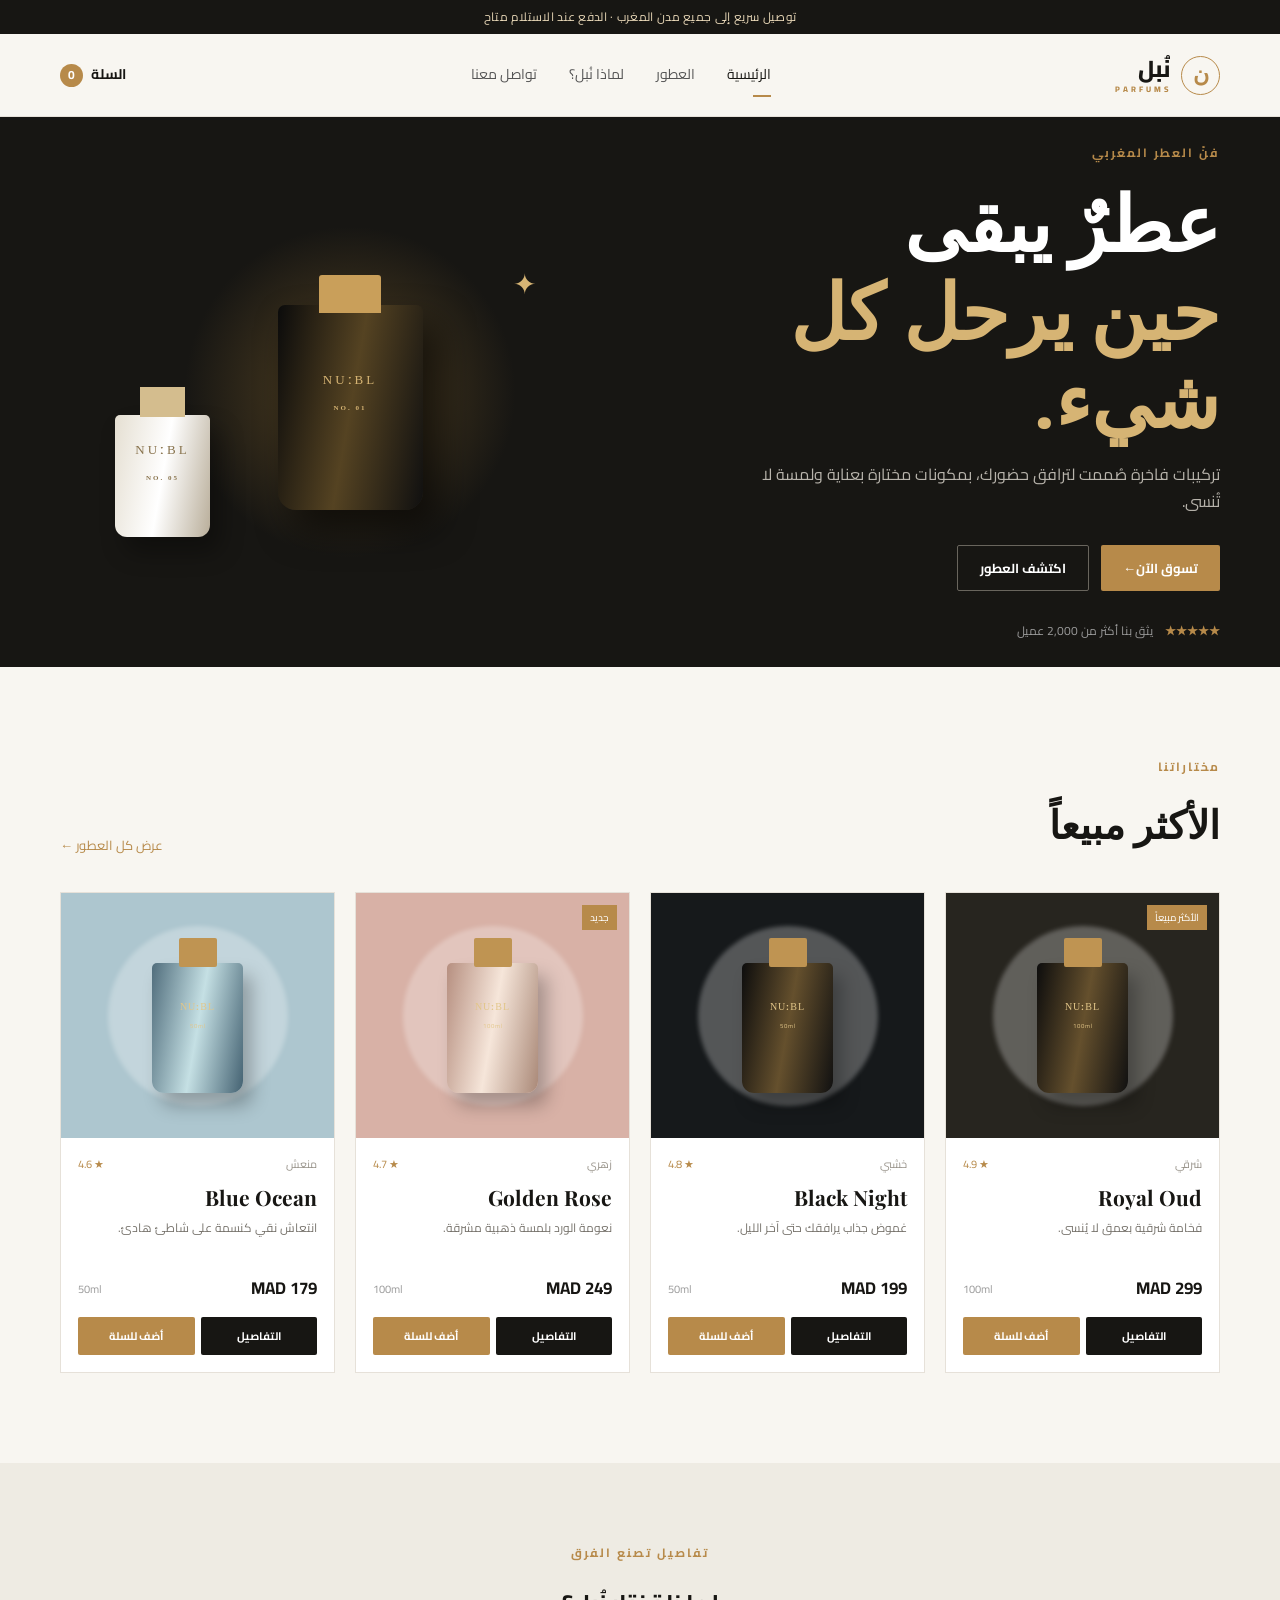
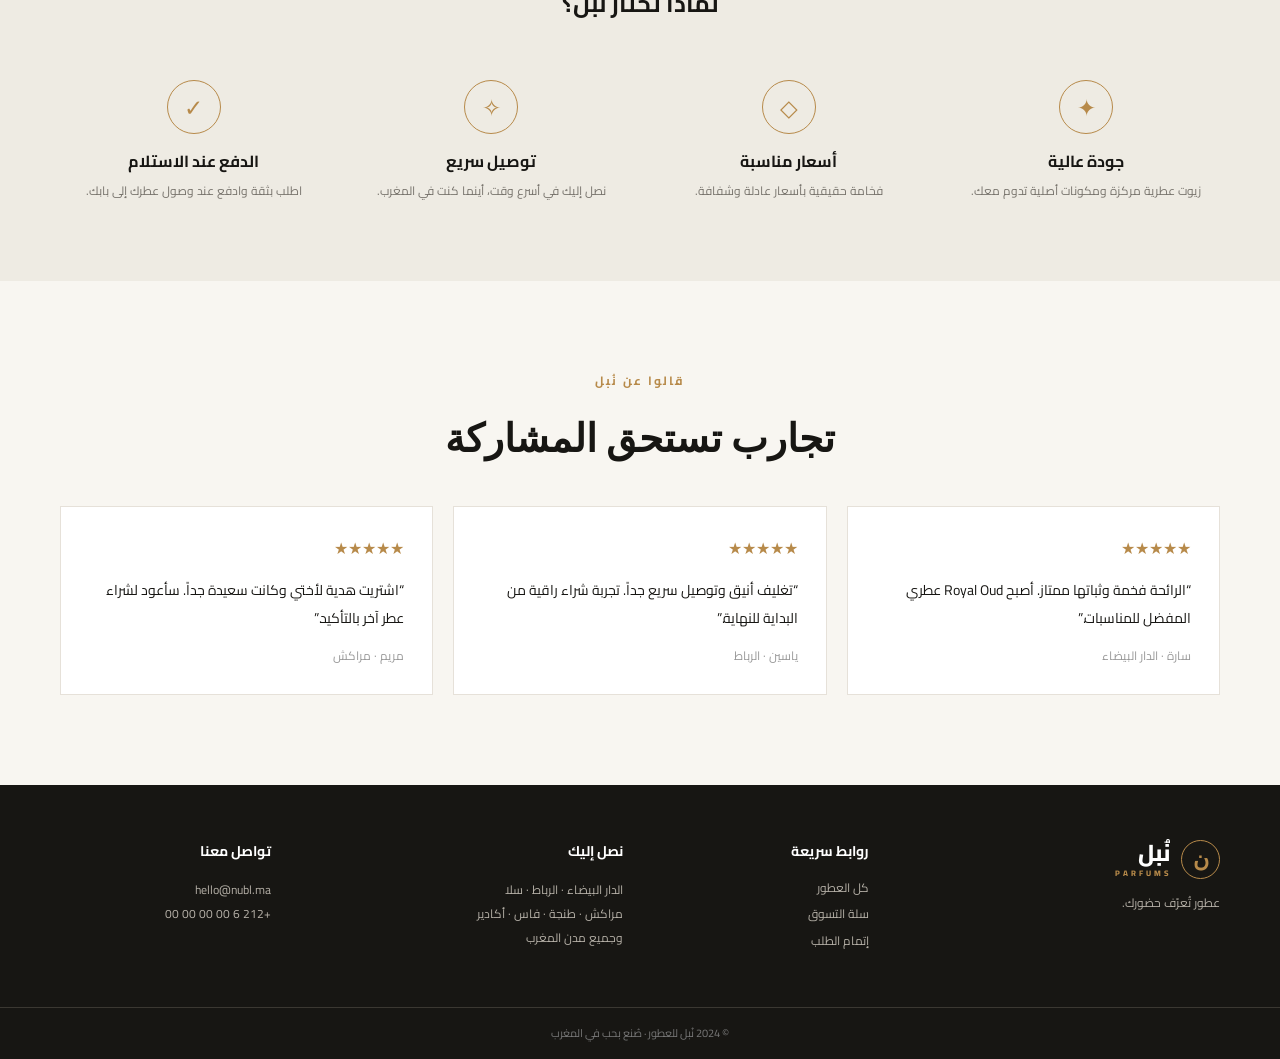
<file: index.html>
<!doctype html>
<html lang="ar" dir="rtl">
<head>
  <meta charset="utf-8"><meta name="viewport" content="width=device-width,initial-scale=1">
  <title>نُبل | عطور استثنائية</title><meta name="description" content="نُبل متجر عطور مغربي يقدم تركيبات راقية وتوصيلاً سريعاً والدفع عند الاستلام.">
  <meta property="og:title" content="نُبل | عطور استثنائية"><meta property="og:description" content="اكتشف عطرك الذي يحكي قصتك."><meta property="og:type" content="website">
  <link rel="preconnect" href="https://fonts.googleapis.com"><link rel="preconnect" href="https://fonts.gstatic.com" crossorigin><link href="https://fonts.googleapis.com/css2?family=Cairo:wght@400;500;600;700;800&family=Playfair+Display:wght@600;700&display=swap" rel="stylesheet"><link rel="stylesheet" href="css/style.css">
</head>
<body>
  <div class="announcement">توصيل سريع إلى جميع مدن المغرب · الدفع عند الاستلام متاح</div>
  <header class="site-header"><div class="container nav"><a class="brand" href="index.html"><span class="brand-mark">ن</span><span>نُبل<small>PARFUMS</small></span></a><nav class="desktop-nav"><a class="active" href="index.html">الرئيسية</a><a href="products.html">العطور</a><a href="#why">لماذا نُبل؟</a><a href="#contact">تواصل معنا</a></nav><a class="cart-link" href="cart.html" aria-label="السلة">السلة <span class="cart-count">0</span></a></div></header>
  <main>
    <section class="hero"><div class="container hero-grid"><div class="hero-copy"><p class="eyebrow">فنّ العطر المغربي</p><h1>عطرٌ يبقى<br><em>حين يرحل كل شيء.</em></h1><p class="hero-text">تركيبات فاخرة صُممت لترافق حضورك، بمكونات مختارة بعناية ولمسة لا تُنسى.</p><div class="hero-actions"><a class="btn btn-gold" href="products.html">تسوق الآن <span>←</span></a><a class="btn btn-outline" href="#best">اكتشف العطور</a></div><div class="hero-note"><strong>★★★★★</strong><span>يثق بنا أكثر من 2,000 عميل</span></div></div><div class="hero-art"><div class="hero-glow"></div><div class="bottle bottle-main"><span>NUːBL</span><b>NO. 01</b></div><div class="bottle bottle-small"><span>NUːBL</span><b>NO. 05</b></div><div class="hero-sparkle">✦</div></div></div></section>
    <section id="best" class="section"><div class="container"><div class="section-head"><div><p class="eyebrow">مختاراتنا</p><h2>الأكثر مبيعاً</h2></div><a class="text-link" href="products.html">عرض كل العطور ←</a></div><div id="featured-products" class="product-grid"></div></div></section>
    <section id="why" class="why-section"><div class="container"><div class="section-head centered"><div><p class="eyebrow">تفاصيل تصنع الفرق</p><h2>لماذا تختار نُبل؟</h2></div></div><div class="features"><article><div class="feature-icon">✦</div><h3>جودة عالية</h3><p>زيوت عطرية مركزة ومكونات أصلية تدوم معك.</p></article><article><div class="feature-icon">◇</div><h3>أسعار مناسبة</h3><p>فخامة حقيقية بأسعار عادلة وشفافة.</p></article><article><div class="feature-icon">✧</div><h3>توصيل سريع</h3><p>نصل إليك في أسرع وقت، أينما كنت في المغرب.</p></article><article><div class="feature-icon">✓</div><h3>الدفع عند الاستلام</h3><p>اطلب بثقة وادفع عند وصول عطرك إلى بابك.</p></article></div></div></section>
    <section class="section testimonials"><div class="container"><div class="section-head centered"><div><p class="eyebrow">قالوا عن نُبل</p><h2>تجارب تستحق المشاركة</h2></div></div><div class="quotes"><blockquote><div class="stars">★★★★★</div><p>“الرائحة فخمة وثباتها ممتاز. أصبح Royal Oud عطري المفضل للمناسبات.”</p><footer>سارة · الدار البيضاء</footer></blockquote><blockquote><div class="stars">★★★★★</div><p>“تغليف أنيق وتوصيل سريع جداً. تجربة شراء راقية من البداية للنهاية.”</p><footer>ياسين · الرباط</footer></blockquote><blockquote><div class="stars">★★★★★</div><p>“اشتريت هدية لأختي وكانت سعيدة جداً. سأعود لشراء عطر آخر بالتأكيد.”</p><footer>مريم · مراكش</footer></blockquote></div></div></section>
  </main>
  <footer id="contact" class="footer"><div class="container footer-grid"><div><a class="brand light" href="index.html"><span class="brand-mark">ن</span><span>نُبل<small>PARFUMS</small></span></a><p>عطور تُعرّف حضورك.</p></div><div><h4>روابط سريعة</h4><a href="products.html">كل العطور</a><a href="cart.html">سلة التسوق</a><a href="checkout.html">إتمام الطلب</a></div><div><h4>نصل إليك</h4><p>الدار البيضاء · الرباط · سلا<br>مراكش · طنجة · فاس · أكادير<br>وجميع مدن المغرب</p></div><div><h4>تواصل معنا</h4><p>hello@nubl.ma<br>+212 6 00 00 00 00</p></div></div><div class="copyright">© 2024 نُبل للعطور · صُنع بحب في المغرب</div></footer>
  <script type="module" src="js/app.js"></script>
</body></html>
</file>
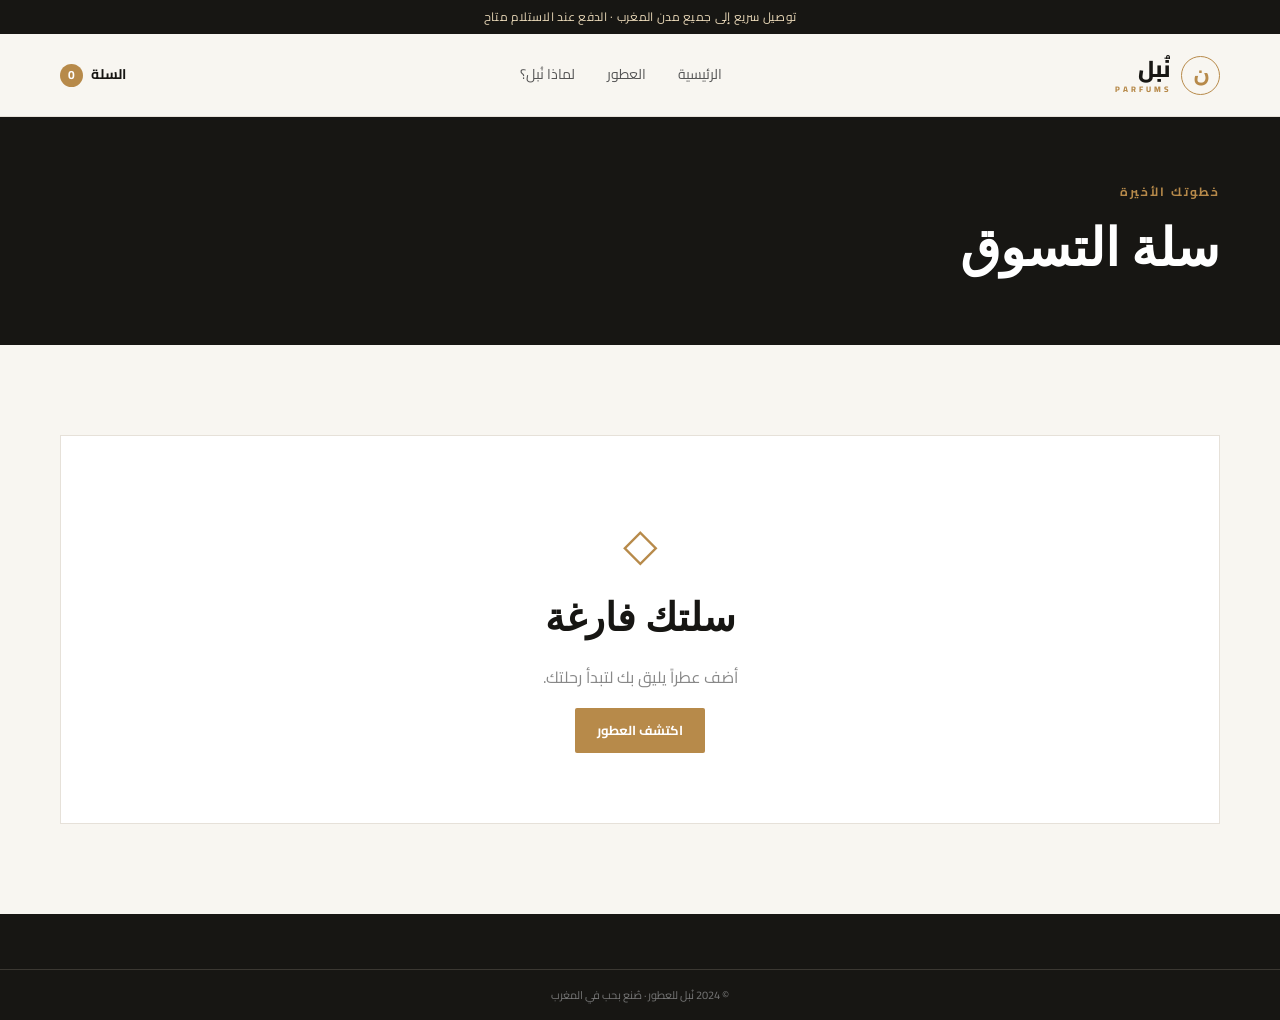
<file: cart.html>
<!doctype html><html lang="ar" dir="rtl"><head><meta charset="utf-8"><meta name="viewport" content="width=device-width,initial-scale=1"><title>سلة التسوق | نُبل</title><meta name="description" content="راجع منتجاتك وأكمل طلبك من نُبل."><link rel="preconnect" href="https://fonts.googleapis.com"><link rel="preconnect" href="https://fonts.gstatic.com" crossorigin><link href="https://fonts.googleapis.com/css2?family=Cairo:wght@400;500;600;700;800&family=Playfair+Display:wght@600;700&display=swap" rel="stylesheet"><link rel="stylesheet" href="css/style.css"></head><body><div class="announcement">توصيل سريع إلى جميع مدن المغرب · الدفع عند الاستلام متاح</div><header class="site-header"><div class="container nav"><a class="brand" href="index.html"><span class="brand-mark">ن</span><span>نُبل<small>PARFUMS</small></span></a><nav class="desktop-nav"><a href="index.html">الرئيسية</a><a href="products.html">العطور</a><a href="index.html#why">لماذا نُبل؟</a></nav><a class="cart-link active" href="cart.html">السلة <span class="cart-count">0</span></a></div></header><main><section class="page-hero"><div class="container"><p class="eyebrow">خطوتك الأخيرة</p><h1>سلة التسوق</h1></div></section><section class="section"><div class="container"><div id="cart-content" class="cart-layout"></div></div></section></main><footer class="footer"><div class="copyright">© 2024 نُبل للعطور · صُنع بحب في المغرب</div></footer><script type="module" src="js/app.js"></script></body></html>
</file>
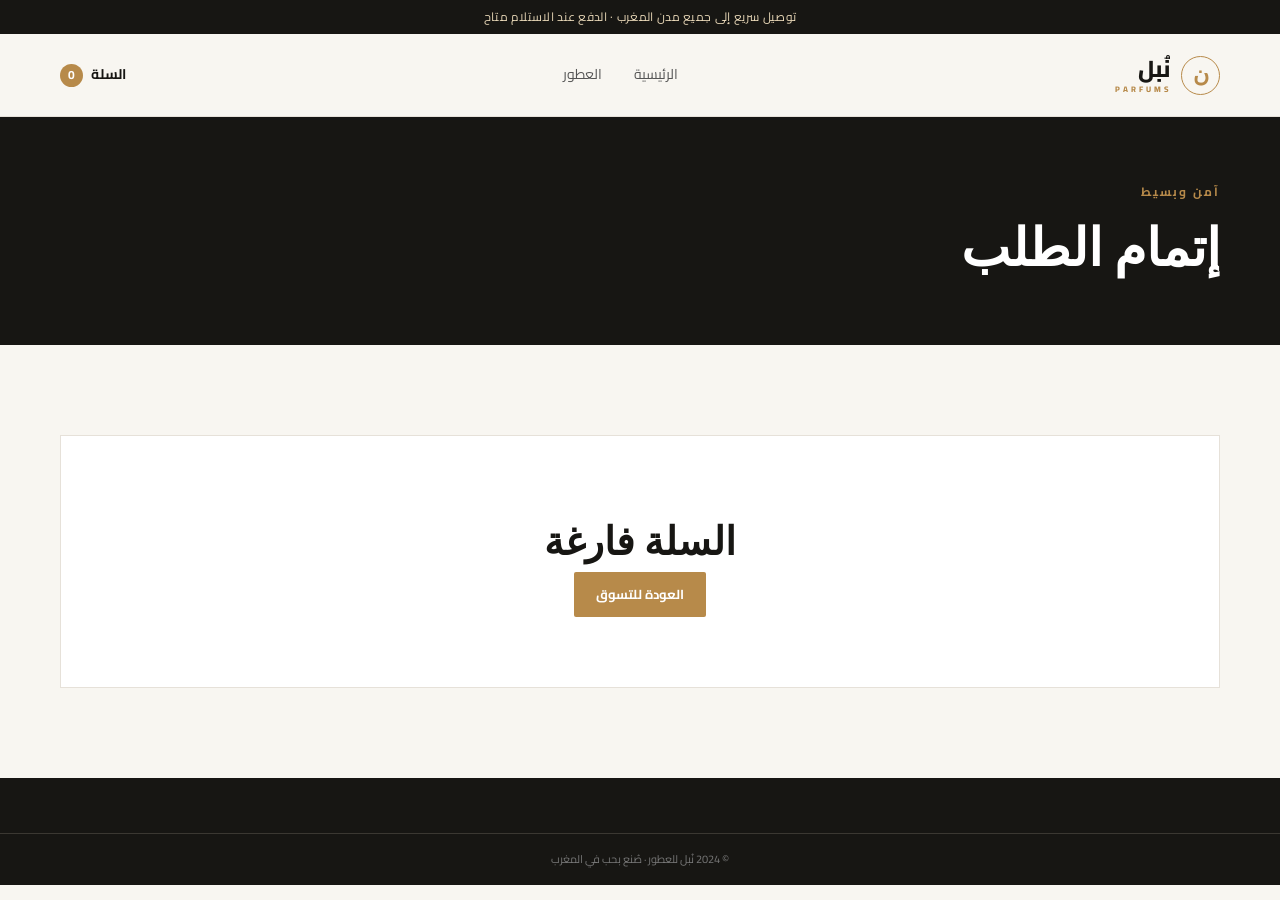
<file: checkout.html>
<!doctype html><html lang="ar" dir="rtl"><head><meta charset="utf-8"><meta name="viewport" content="width=device-width,initial-scale=1"><title>إتمام الطلب | نُبل</title><meta name="description" content="أكمل طلبك من نُبل بالدفع عند الاستلام."><link rel="preconnect" href="https://fonts.googleapis.com"><link rel="preconnect" href="https://fonts.gstatic.com" crossorigin><link href="https://fonts.googleapis.com/css2?family=Cairo:wght@400;500;600;700;800&family=Playfair+Display:wght@600;700&display=swap" rel="stylesheet"><link rel="stylesheet" href="css/style.css"></head><body><div class="announcement">توصيل سريع إلى جميع مدن المغرب · الدفع عند الاستلام متاح</div><header class="site-header"><div class="container nav"><a class="brand" href="index.html"><span class="brand-mark">ن</span><span>نُبل<small>PARFUMS</small></span></a><nav class="desktop-nav"><a href="index.html">الرئيسية</a><a href="products.html">العطور</a></nav><a class="cart-link" href="cart.html">السلة <span class="cart-count">0</span></a></div></header><main><section class="page-hero"><div class="container"><p class="eyebrow">آمن وبسيط</p><h1>إتمام الطلب</h1></div></section><section class="section"><div class="container"><div id="checkout-content" class="checkout-layout"></div></div></section></main><footer class="footer"><div class="copyright">© 2024 نُبل للعطور · صُنع بحب في المغرب</div></footer><script type="module" src="js/app.js"></script></body></html>
</file>
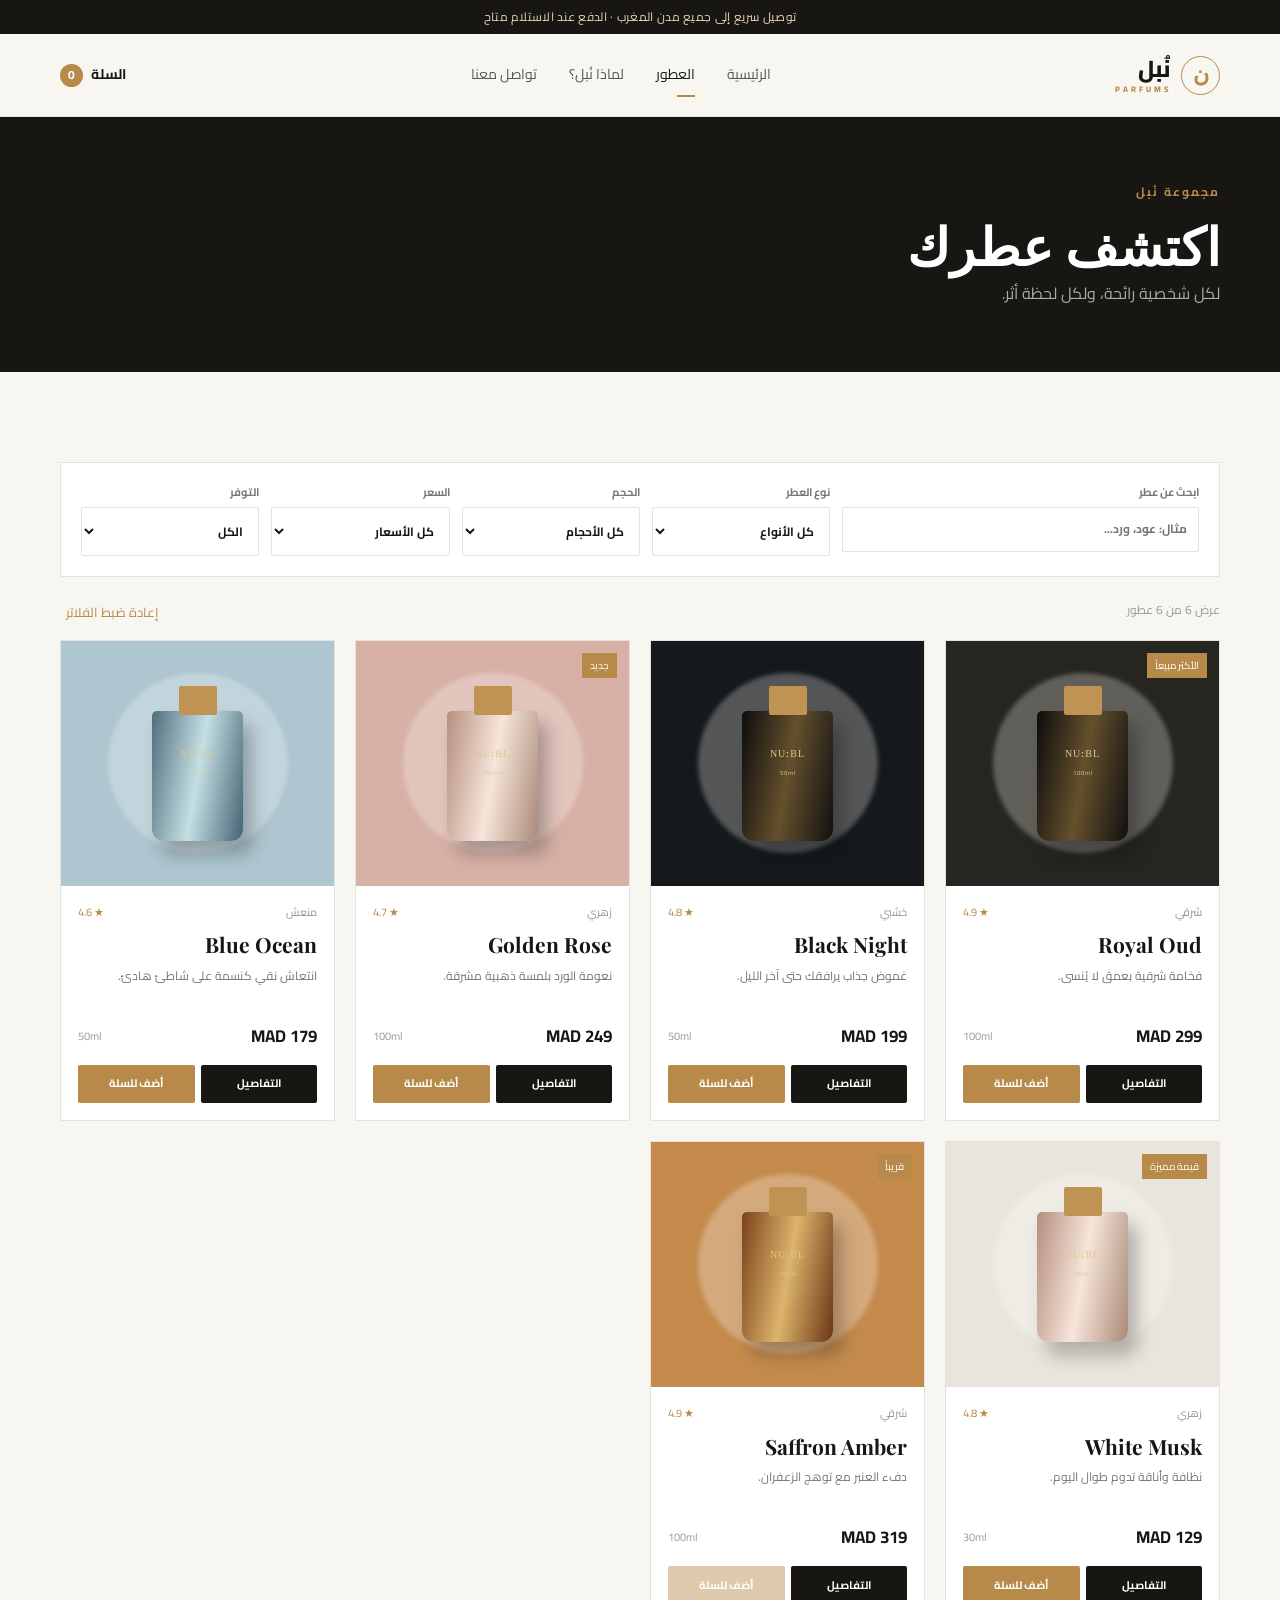
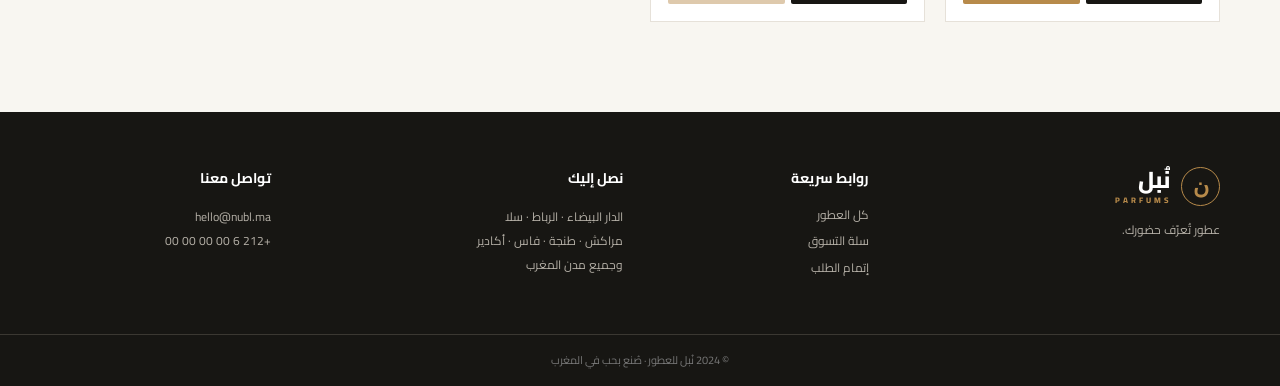
<file: products.html>
<!doctype html><html lang="ar" dir="rtl"><head><meta charset="utf-8"><meta name="viewport" content="width=device-width,initial-scale=1"><title>العطور | نُبل</title><meta name="description" content="تصفح مجموعة عطور نُبل الفاخرة."><link rel="preconnect" href="https://fonts.googleapis.com"><link rel="preconnect" href="https://fonts.gstatic.com" crossorigin><link href="https://fonts.googleapis.com/css2?family=Cairo:wght@400;500;600;700;800&family=Playfair+Display:wght@600;700&display=swap" rel="stylesheet"><link rel="stylesheet" href="css/style.css"></head><body><div class="announcement">توصيل سريع إلى جميع مدن المغرب · الدفع عند الاستلام متاح</div><header class="site-header"><div class="container nav"><a class="brand" href="index.html"><span class="brand-mark">ن</span><span>نُبل<small>PARFUMS</small></span></a><nav class="desktop-nav"><a href="index.html">الرئيسية</a><a class="active" href="products.html">العطور</a><a href="index.html#why">لماذا نُبل؟</a><a href="index.html#contact">تواصل معنا</a></nav><a class="cart-link" href="cart.html">السلة <span class="cart-count">0</span></a></div></header><main><section class="page-hero"><div class="container"><p class="eyebrow">مجموعة نُبل</p><h1>اكتشف عطرك</h1><p>لكل شخصية رائحة، ولكل لحظة أثر.</p></div></section><section class="section"><div class="container"><div class="filters"><label>ابحث عن عطر<input id="search" type="search" placeholder="مثال: عود، ورد..." aria-label="البحث"></label><label>نوع العطر<select id="type-filter"><option value="">كل الأنواع</option><option>شرقي</option><option>زهري</option><option>منعش</option><option>خشبي</option></select></label><label>الحجم<select id="size-filter"><option value="">كل الأحجام</option><option value="30ml">30ml</option><option value="50ml">50ml</option><option value="100ml">100ml</option></select></label><label>السعر<select id="price-filter"><option value="">كل الأسعار</option><option value="0-150">أقل من 150 MAD</option><option value="150-250">150 – 250 MAD</option><option value="250-999">أكثر من 250 MAD</option></select></label><label>التوفر<select id="stock-filter"><option value="">الكل</option><option value="متوفر">متوفر</option><option value="قريباً">قريباً</option></select></label></div><div class="results-bar"><span id="results-count"></span><button id="clear-filters" class="text-link">إعادة ضبط الفلاتر</button></div><div id="all-products" class="product-grid"></div></div></section></main><footer class="footer"><div class="container footer-grid"><div><a class="brand light" href="index.html"><span class="brand-mark">ن</span><span>نُبل<small>PARFUMS</small></span></a><p>عطور تُعرّف حضورك.</p></div><div><h4>روابط سريعة</h4><a href="products.html">كل العطور</a><a href="cart.html">سلة التسوق</a><a href="checkout.html">إتمام الطلب</a></div><div><h4>نصل إليك</h4><p>الدار البيضاء · الرباط · سلا<br>مراكش · طنجة · فاس · أكادير<br>وجميع مدن المغرب</p></div><div><h4>تواصل معنا</h4><p>hello@nubl.ma<br>+212 6 00 00 00 00</p></div></div><div class="copyright">© 2024 نُبل للعطور · صُنع بحب في المغرب</div></footer><script type="module" src="js/app.js"></script></body></html>
</file>
<file: css/style.css>
:root{--ink:#171613;--gold:#b78a4a;--gold-light:#d6b474;--cream:#f8f6f1;--muted:#77736c;--line:#e6e1d9;--white:#fff}*{box-sizing:border-box}html{scroll-behavior:smooth}body{margin:0;background:var(--cream);color:var(--ink);font-family:Cairo,Arial,sans-serif;line-height:1.7}a{text-decoration:none;color:inherit}button,input,select,textarea{font:inherit}button{cursor:pointer;border:0}.container{width:min(1160px,calc(100% - 40px));margin:auto}.announcement{background:var(--ink);color:#e9d8b8;text-align:center;font-size:12px;letter-spacing:.3px;padding:7px}.site-header{background:rgba(248,246,241,.94);border-bottom:1px solid var(--line);position:sticky;top:0;z-index:10;backdrop-filter:blur(12px)}.nav{height:82px;display:flex;align-items:center;justify-content:space-between;gap:30px}.brand{display:flex;align-items:center;gap:10px;font-weight:800;font-size:23px;line-height:1}.brand small{display:block;color:var(--gold);font-size:8px;letter-spacing:3px;margin-top:6px;direction:ltr}.brand-mark{display:grid;place-items:center;width:39px;height:39px;border:1px solid var(--gold);border-radius:50%;font-family:serif;color:var(--gold);font-size:22px}.desktop-nav{display:flex;gap:32px;font-size:14px}.desktop-nav a{position:relative;color:#555}.desktop-nav a.active,.desktop-nav a:hover{color:var(--ink)}.desktop-nav a.active:after{content:"";position:absolute;bottom:-10px;right:0;width:18px;height:2px;background:var(--gold)}.cart-link{font-weight:700;font-size:14px}.cart-count{display:inline-grid;place-items:center;background:var(--gold);color:#fff;border-radius:50%;min-width:23px;height:23px;font-size:12px;margin-right:5px}.hero{min-height:550px;background:var(--ink);color:#fff;overflow:hidden}.hero-grid{display:grid;grid-template-columns:1fr 1fr;min-height:550px;align-items:center}.eyebrow{font-size:12px;text-transform:uppercase;letter-spacing:2px;color:var(--gold);font-weight:700;margin:0 0 12px}.hero h1,.page-hero h1,.detail-copy h1{font-family:"Playfair Display",serif;font-size:clamp(46px,6vw,78px);line-height:1.15;margin:0 0 20px;font-weight:700}.hero h1 em{color:var(--gold-light);font-style:normal}.hero-text{color:#b8b4ac;max-width:460px;font-size:16px}.hero-actions{display:flex;gap:12px;margin:30px 0}.btn{display:inline-flex;align-items:center;justify-content:center;border-radius:2px;padding:11px 22px;font-weight:700;font-size:13px;transition:.25s;min-height:45px}.btn:hover{transform:translateY(-2px);filter:brightness(1.05)}.btn-gold{background:var(--gold);color:#fff}.btn-dark{background:var(--ink);color:#fff}.btn-outline{border:1px solid #69655d;color:#fff}.hero-note{display:flex;align-items:center;gap:12px;font-size:12px;color:#999}.hero-note strong,.stars,.rating{color:var(--gold)}.hero-art{height:470px;position:relative;display:flex;align-items:center;justify-content:center}.hero-glow{width:360px;height:360px;background:radial-gradient(circle,#554323,transparent 65%);position:absolute}.bottle{position:relative;display:flex;flex-direction:column;align-items:center;justify-content:center;color:#d6b474;letter-spacing:3px}.bottle:before{content:"";position:absolute;background:linear-gradient(100deg,#0b0b0b,#554322 50%,#101010);box-shadow:15px 20px 35px #0009}.bottle span,.bottle b{z-index:1;font-family:serif;font-size:13px}.bottle b{font-size:7px;margin-top:12px;letter-spacing:2px}.bottle-main{height:235px;width:145px;z-index:2}.bottle-main:before{inset:30px 0 0;border-radius:7px 7px 18px 18px}.bottle-main:after{content:"";position:absolute;top:0;width:62px;height:38px;background:#c99f5a;border-radius:3px 3px 0 0}.bottle-small{height:150px;width:95px;position:absolute;left:55px;bottom:90px}.bottle-small:before{inset:28px 0 0;background:linear-gradient(100deg,#e5dfd2,#fff,#b9ae9a);border-radius:5px 5px 12px 12px;box-shadow:10px 15px 25px #0005}.bottle-small:after{content:"";position:absolute;top:0;width:45px;height:30px;background:#d4bd8e}.bottle-small span,.bottle-small b{color:#88734d}.hero-sparkle{position:absolute;right:18%;top:22%;color:var(--gold-light);font-size:28px;animation:float 3s ease-in-out infinite}@keyframes float{50%{transform:translateY(-10px) rotate(10deg)}}.section{padding:90px 0}.section-head{display:flex;justify-content:space-between;align-items:end;margin-bottom:36px}.section-head.centered{justify-content:center;text-align:center}.section h2{font-family:"Playfair Display",serif;font-size:39px;margin:0}.text-link{font-size:13px;color:var(--gold);background:none}.product-grid{display:grid;grid-template-columns:repeat(4,1fr);gap:20px}.product-card{background:#fff;border:1px solid var(--line);transition:.3s;animation:appear .5s ease both}.product-card:hover{transform:translateY(-5px);box-shadow:0 14px 30px #1c170d12}@keyframes appear{from{opacity:0;transform:translateY(10px)}to{opacity:1;transform:none}}.product-visual{height:245px;display:grid;place-items:center;position:relative;overflow:hidden}.product-visual:before{content:"";position:absolute;width:180px;height:180px;border-radius:50%;background:#fff4;filter:blur(2px)}.tone-dark{background:#27251f}.tone-black{background:#16191b}.tone-rose{background:#d8b1a6}.tone-blue{background:#adc6cf}.tone-white{background:#e9e5dc}.tone-amber{background:#c58b4d}.mini-bottle{height:155px;width:91px;position:relative;z-index:1;display:flex;flex-direction:column;align-items:center;justify-content:center;color:#dbc083;letter-spacing:1px}.mini-bottle:before{content:"";position:absolute;inset:25px 0 0;background:linear-gradient(100deg,#0d0d0d,#65502d,#111);border-radius:5px 5px 12px 12px;box-shadow:9px 13px 18px #0004}.tone-rose .mini-bottle:before,.tone-white .mini-bottle:before{background:linear-gradient(100deg,#b68f80,#f6e6da,#aa8978)}.tone-blue .mini-bottle:before{background:linear-gradient(100deg,#506d7c,#c5e0e4,#446272)}.tone-amber .mini-bottle:before{background:linear-gradient(100deg,#7c421b,#dcb46c,#693514)}.mini-bottle:after{content:"";position:absolute;top:0;width:38px;height:29px;background:#bf9452;border-radius:2px}.mini-bottle span,.mini-bottle b{z-index:2;font:10px Georgia;color:#e2c689}.mini-bottle b{font:6px Cairo;margin-top:8px;letter-spacing:1px}.product-badge{position:absolute;top:12px;right:12px;padding:4px 8px;background:var(--gold);color:#fff;font-size:10px}.card-body{padding:17px}.card-top,.card-bottom{display:flex;justify-content:space-between;align-items:center}.type{color:#98938a;font-size:11px}.rating{font-size:11px}.card-body h3{font-family:"Playfair Display",serif;margin:6px 0 0;font-size:21px;direction:ltr;text-align:right}.card-body p{color:var(--muted);font-size:12px;min-height:44px;margin:3px 0 12px}.card-bottom strong{font-size:17px}.card-bottom span{font-size:11px;color:#999}.card-actions{display:flex;gap:6px;margin-top:14px}.card-actions .btn{flex:1;padding:8px 5px;font-size:11px;min-height:38px}.card-actions button:disabled,.detail-actions button:disabled{opacity:.45;cursor:not-allowed}.why-section{background:#eeebe3;padding:80px 0}.features{display:grid;grid-template-columns:repeat(4,1fr);gap:30px;text-align:center}.feature-icon{width:54px;height:54px;border:1px solid var(--gold);border-radius:50%;display:grid;place-items:center;color:var(--gold);font-size:23px;margin:0 auto 14px}.features h3{margin:0 0 5px;font-size:16px}.features p{color:var(--muted);font-size:12px;margin:0}.quotes{display:grid;grid-template-columns:repeat(3,1fr);gap:20px}.quotes blockquote{background:#fff;border:1px solid var(--line);padding:28px;margin:0}.quotes p{font-size:14px;line-height:2}.quotes footer{font-size:12px;color:#999}.footer{background:var(--ink);color:#b5b0a7;padding:55px 0 0}.footer-grid{display:grid;grid-template-columns:1.5fr 1fr 1.5fr 1fr;gap:35px;padding-bottom:45px}.brand.light{color:#fff}.footer h4{color:#fff;margin:0 0 14px;font-size:14px}.footer a:not(.brand){display:block;margin:6px 0;font-size:12px}.footer p{font-size:12px;line-height:2}.copyright{text-align:center;border-top:1px solid #3b3832;padding:16px;font-size:11px;color:#777}.page-hero{background:var(--ink);color:#fff;padding:65px 0}.page-hero h1{font-size:52px;margin:0 0 5px}.page-hero p:not(.eyebrow){color:#aaa;margin:0}.filters{display:grid;grid-template-columns:2fr repeat(4,1fr);gap:12px;background:#fff;padding:20px;border:1px solid var(--line)}label{display:block;font-size:11px;color:#777;font-weight:700}input,select,textarea{display:block;width:100%;margin-top:6px;border:1px solid var(--line);background:#fff;padding:11px;border-radius:2px;outline:none;font-size:12px;color:var(--ink)}input:focus,select:focus,textarea:focus{border-color:var(--gold)}.results-bar{display:flex;justify-content:space-between;margin:23px 0 15px;font-size:12px;color:#999}.product-detail{display:grid;grid-template-columns:1fr 1fr;gap:80px;align-items:center;padding:90px 0}.detail-media{height:540px;background:#d2c0a0;position:relative;display:grid;place-items:center}.detail-media .product-visual{height:100%;width:100%;background:transparent}.detail-media .mini-bottle{transform:scale(1.7)}.detail-seal{position:absolute;bottom:35px;right:35px;border:1px solid #80633c;color:#80633c;border-radius:50%;width:75px;height:75px;text-align:center;padding-top:15px;font:12px Georgia}.detail-seal small{font:7px Cairo}.back-link{font-size:12px;color:var(--gold);display:block;margin-bottom:55px}.detail-copy h1{font-size:58px;direction:ltr;text-align:right;margin:0}.detail-copy h2{font-size:15px;color:#999;font-weight:400;margin:4px 0 15px}.detail-rating{font-size:12px;color:#999}.detail-rating span{color:var(--gold);font-size:18px}.detail-description{color:#666;line-height:2;margin:25px 0}.notes{display:flex;gap:8px;flex-wrap:wrap}.notes span{border:1px solid var(--line);padding:5px 12px;font-size:11px}.detail-buy{display:flex;align-items:center;gap:15px;border-top:1px solid var(--line);border-bottom:1px solid var(--line);margin:25px 0;padding:18px 0}.detail-buy strong{font-size:23px}.detail-buy>span{color:#999;font-size:12px}.qty{display:flex;align-items:center;border:1px solid var(--line);margin-right:auto}.qty button{background:none;width:30px;height:30px}.qty b{font-size:12px;min-width:25px;text-align:center}.detail-actions{display:flex;gap:10px}.detail-actions .btn{flex:1}.cart-layout,.checkout-layout{display:grid;grid-template-columns:1.5fr .8fr;gap:30px;align-items:start}.cart-title{display:flex;justify-content:space-between;align-items:center;margin-bottom:15px}.cart-title h2,.summary h2,.form-card h2{font-size:20px;margin:0 0 18px}.cart-title span{font-size:12px;color:#999}.cart-item{display:grid;grid-template-columns:85px 1fr auto auto;gap:17px;align-items:center;background:#fff;border:1px solid var(--line);padding:12px;margin-bottom:10px}.cart-item .product-visual{height:90px;width:85px}.cart-item .mini-bottle{transform:scale(.48)}.cart-item h3{font-family:"Playfair Display";font-size:17px;margin:0;direction:ltr;text-align:right}.cart-item p{font-size:11px;color:#999;margin:0 0 8px}.cart-item>strong{font-size:14px}.remove{background:none;color:#a66e53;font-size:11px}.summary,.form-card{background:#fff;border:1px solid var(--line);padding:25px}.summary>div{display:flex;justify-content:space-between;font-size:12px;margin:12px 0}.summary hr{border:0;border-top:1px solid var(--line);margin:20px 0}.summary .grand{font-size:16px}.full{width:100%;margin-top:20px}.secure{text-align:center;color:#999;font-size:11px}.checkout-form{display:grid;grid-template-columns:1.4fr .8fr;gap:30px}.form-card h2:not(:first-child){border-top:1px solid var(--line);padding-top:25px;margin-top:28px}.form-grid{display:grid;grid-template-columns:1fr 1fr;gap:16px}.form-grid .wide{grid-column:span 2}.payment-option{display:flex;align-items:center;gap:8px;border:1px solid var(--line);padding:13px;margin:9px 0;color:var(--ink)}.payment-option input{width:auto;margin:0}.payment-option small{margin-right:auto;color:var(--gold)}.payment-option.disabled{color:#aaa}.empty-state,.success-state{text-align:center;background:#fff;border:1px solid var(--line);padding:70px 25px;grid-column:1/-1}.empty-icon,.success-icon{font-size:45px;color:var(--gold)}.empty-state h2,.success-state h1{font-family:"Playfair Display"}.empty-state p,.success-state p{color:#888}.order-number{background:var(--cream);padding:14px;margin:22px auto;width:fit-content;font-size:13px}.order-number strong{color:var(--gold);margin-right:8px}.toast{position:fixed;bottom:25px;right:25px;background:var(--ink);color:#fff;padding:12px 20px;font-size:12px;z-index:30;transform:translateY(100px);opacity:0;transition:.3s}.toast.show{transform:none;opacity:1}
@media(max-width:800px){.container{width:min(100% - 28px,600px)}.desktop-nav{display:none}.nav{height:68px}.hero,.hero-grid{min-height:auto}.hero-grid{grid-template-columns:1fr;padding:65px 0 0}.hero-art{height:330px}.hero h1{font-size:49px}.section{padding:60px 0}.product-grid{grid-template-columns:repeat(2,1fr);gap:12px}.product-visual{height:190px}.card-body{padding:12px}.card-body h3{font-size:17px}.features{grid-template-columns:repeat(2,1fr);gap:30px 15px}.quotes{grid-template-columns:1fr}.footer-grid{grid-template-columns:1fr 1fr;gap:25px}.filters{grid-template-columns:1fr 1fr}.filters label:first-child{grid-column:span 2}.product-detail{grid-template-columns:1fr;gap:35px;padding:50px 0}.detail-media{height:400px}.detail-copy h1{font-size:48px}.back-link{margin-bottom:25px}.cart-layout,.checkout-layout,.checkout-form{grid-template-columns:1fr}.cart-item{grid-template-columns:65px 1fr auto}.cart-item .product-visual{width:65px;height:75px}.cart-item>strong{grid-column:2}.remove{grid-column:3;grid-row:1}.page-hero{padding:45px 0}.page-hero h1{font-size:43px}.section-head{align-items:start}.section-head h2{font-size:31px}.text-link{font-size:11px}.hero-actions .btn{padding:10px 15px}.form-grid{grid-template-columns:1fr}.form-grid .wide{grid-column:auto}}
@media(max-width:430px){.product-grid{gap:8px}.product-visual{height:165px}.card-actions{display:block}.card-actions .btn{width:100%;margin-top:5px}.filters{grid-template-columns:1fr}.filters label:first-child{grid-column:auto}.hero-art{height:280px}.bottle-main{transform:scale(.8)}.bottle-small{left:18px;bottom:55px;transform:scale(.75)}.footer-grid{grid-template-columns:1fr}.cart-item{gap:9px;padding:9px}}
</file>
